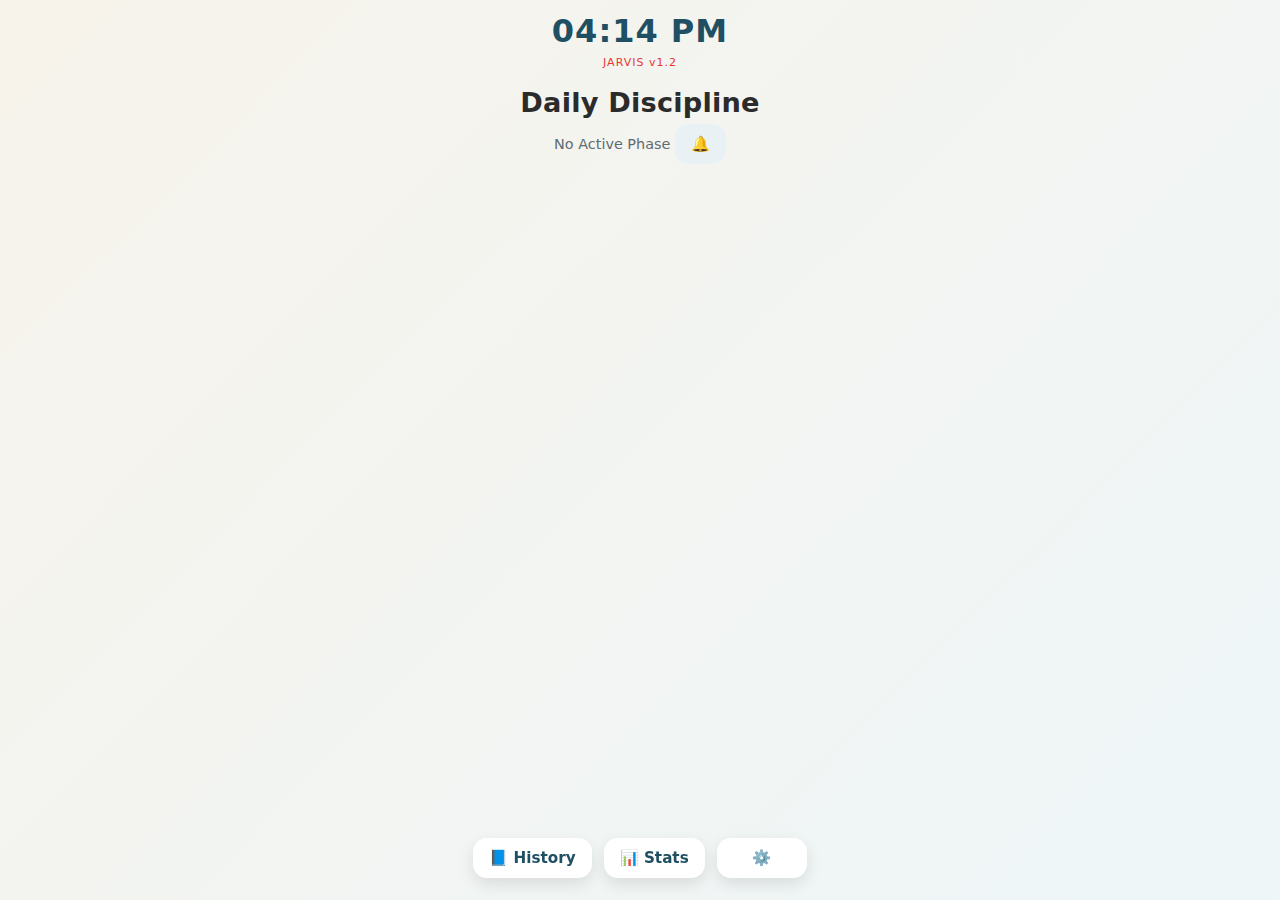
<file: index.html>
<!DOCTYPE html>
<html lang="en">
<head>
  <meta charset="UTF-8" />
  <meta name="viewport" content="width=device-width, initial-scale=1.0"/>
  <title>Discipline Tracker</title>

  <!-- PWA -->
  <link rel="manifest" href="manifest.json">

  <!-- Styles -->
  <link rel="stylesheet" href="style.css">
  <meta name="theme-color" content="#2196f3">
<meta name="mobile-web-app-capable" content="yes">
<meta name="apple-mobile-web-app-capable" content="yes"> <!-- keep old one for compatibility -->
<meta name="apple-mobile-web-app-status-bar-style" content="default">
<link rel="apple-touch-icon" href="assets/icon-192.png"></head>

<body>
  
<div class="system-status">
  <div id="liveClock" class="live-clock"></div>
  <div class="system-version">JARVIS v1.2</div>
</div>

  <!-- HEADER -->
  <header class="home-header">
    
  <h1>Daily Discipline</h1>

  <div class="header-right">
    <span id="phaseInfo">Loading…</span>
    <button class="bell-btn" onclick="goNotifications()">🔔</button>
  </div>
</header>


    <!-- MAIN CONTENT -->
  <main id="mainContainer">
    <!-- All cards (events + hydration) will be created here by JavaScript -->
  </main>

  <!-- FOOTER NAV -->
  <footer>
    <button id="historyBtn">📘 History</button>
    <button id="statsBtn">📊 Stats</button>
    <button onclick="goAdmin()" title="Admin">⚙️</button>
    
  </footer>

  <!-- Core Logic -->
  <script src="app.js"></script>

  <!-- Admin Navigation -->
  <script>
    function goAdmin() {
      location.href = "admin.html";
    }
  </script>
<script>
  if ('serviceWorker' in navigator) {
    window.addEventListener('load', () => {
navigator.serviceWorker.register('service-worker.js')
        .then(reg => console.log('Service Worker registered', reg))
        .catch(err => console.error('Service Worker registration failed:', err));
    });
  }
  function goNotifications() {
  console.log("Bell button clicked!");
  console.log("Trying to go to: notifications.html");
  
  // Try relative path first (most reliable in local files)
  location.href = "notifications.html";
  
  // If that fails in some setups, you can also try:
  // location.href = "./notifications.html";
}
</script>
</body>
</html>
</file>
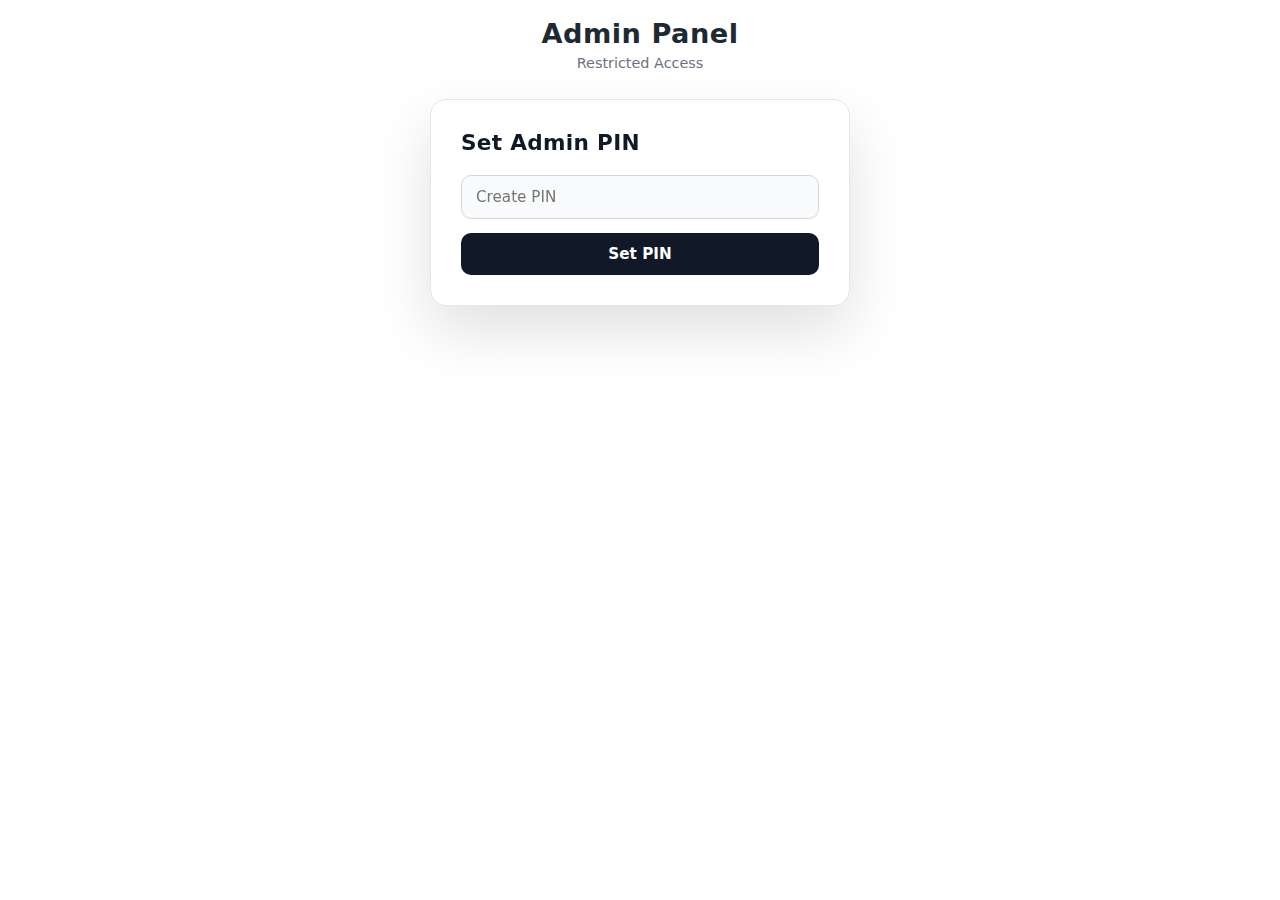
<file: admin.html>
<!DOCTYPE html>
<html lang="en">
<head>
  <meta charset="UTF-8">
  <title>Admin – Timetable</title>
  <meta name="viewport" content="width=device-width, initial-scale=1.0">
  <link rel="stylesheet" href="style.css">

  <style>
    .admin-bar {
      position: sticky;
      top: 0;
      z-index: 10;
      background: linear-gradient(135deg, #f7f3eb, #eef6f8);
      padding: 10px;
      display: flex;
      justify-content: center;
      gap: 10px;
      border-bottom: 1px solid rgba(0,0,0,0.05);
    }
  </style>
</head>
<body class="admin-body">


<header>
  <h1>Admin Panel</h1>
  <div>Restricted Access</div>
</header>

<div class="admin-bar" id="adminBar" style="display:none">
  <button onclick="addEvent()">➕ Add Event</button>
  <button onclick="goHome()">⬅ Home</button>
  <button onclick="masterReset()" style="background:#e53935; color:white; border:none; padding:8px 16px; border-radius:6px; cursor:pointer;">
    🗑 Master Reset (Delete ALL Data)
  </button>
</div>
<main id="main"></main>

<!-- ALL JAVASCRIPT MUST GO HERE -->
<script>
/* ================= PIN LOGIC ================= */
const main = document.getElementById("main");
const adminBar = document.getElementById("adminBar");

function askForPin() {
  const savedPin = localStorage.getItem("adminPin");

  if (!savedPin) {
    main.innerHTML = `
      <div class="card admin-card">

        <h2>Set Admin PIN</h2>
        <input id="newPin" type="password" placeholder="Create PIN">
        <button onclick="setPin()">Set PIN</button>
      </div>
    `;
  } else {
    main.innerHTML = `
      <div class="card admin-card">

        <h2>Enter Admin PIN</h2>
        <input id="pinInput" type="password" placeholder="Enter PIN">
        <button onclick="verifyPin()">Unlock</button>
      </div>
    `;
  }
}

function setPin() {
  const pin = document.getElementById("newPin").value.trim();
  if (pin.length < 4) {
    alert("PIN must be at least 4 digits.");
    return;
  }
  localStorage.setItem("adminPin", pin);
  alert("PIN set. Remember it.");
  loadAdmin();
}

function verifyPin() {
  const pin = document.getElementById("pinInput").value.trim();
  if (pin === localStorage.getItem("adminPin")) {
    loadAdmin();
  } else {
    alert("Wrong PIN.");
  }
}

/* ================= TIMETABLE LOGIC ================= */

let timetable = [];

function loadTimetable() {
  try {
    const raw = localStorage.getItem("timetable");
    if (!raw) return [];
    const data = JSON.parse(raw);
    if (!Array.isArray(data)) return [];
    const timeRegex = /^([0-1]?[0-9]|2[0-3]):[0-5][0-9]$/;
    const filtered = data.filter(e => {
      if (!e || typeof e.start !== "string" || typeof e.end !== "string" || !e.name) return false;
      if (!timeRegex.test(e.start) || !timeRegex.test(e.end)) return false;
      const startMin = timeToMinutes(e.start);
      const endMin = timeToMinutes(e.end);
      return !isNaN(startMin) && !isNaN(endMin) && startMin < endMin;
    });
    // Save cleaned version
    localStorage.setItem("timetable", JSON.stringify(filtered));
    return filtered;
  } catch (err) {
    console.error("Timetable corrupted. Resetting.", err);
    localStorage.removeItem("timetable");
    return [];
  }
}

function timeToMinutes(t) {
  const [h, m] = t.split(":").map(Number);
  return h * 60 + m;
}

function saveEvent(index) {
  const rows = document.querySelectorAll(".event-row");
  const row = rows[index];

  const name     = row.querySelector(".name").value.trim();
  const start    = row.querySelector(".start").value;
  const end      = row.querySelector(".end").value;
  const phase    = Number(row.querySelector(".phase").value);
  const severity = Number(row.querySelector(".severity").value);
  const timeRegex = /^([0-1]?[0-9]|2[0-3]):[0-5][0-9]$/;
if (!timeRegex.test(start) || !timeRegex.test(end)) {
  alert("Invalid time format. Use HH:MM like 08:00 or 14:30.");
  return;
}
  if (!name || !start || !end) {
    alert("Please fill: event name, start time and end time.");
    return;
  }

  const startMin = timeToMinutes(start);
  const endMin   = timeToMinutes(end);

  if (startMin >= endMin) {
    alert("Start time must be earlier than end time.");
    return;
  }

  // Update the existing event
  timetable[index] = { name, start, end, phase, severity };

  // Save
  localStorage.setItem("timetable", JSON.stringify(timetable));
  localStorage.setItem("timetableUpdated", Date.now());

  alert(`"${name}" saved / updated successfully.`);

  // Refresh the list (very important!)
  render();
}

function loadAdmin() {
  adminBar.style.display = "flex";
  timetable = loadTimetable();

  if (timetable.length === 0) {
    timetable = [{
      name: "Upcoming Event",
      start: "05:30",
      end: "06:00",
      phase: 1,
      severity: 3
    }];
  }
  render();
}

function render() {
  // Sort events by start time every time we show them
  timetable.sort((a, b) => timeToMinutes(a.start) - timeToMinutes(b.start));

  main.innerHTML = "";

  if (timetable.length === 0) {
    main.innerHTML = '<div class="card" style="text-align:center; padding:30px; color:#666;">No events yet.<br><br>Click "➕ Add Event" to create one.</div>';
    return;
  }

  timetable.forEach((event, i) => {
    const div = document.createElement("div");
    div.className = "card event-row";
    div.innerHTML = `
      <input class="name" placeholder="Event name" value="${event.name || ''}">
      
      <label>Start</label>
      <input class="start" type="time" value="${event.start || ''}">
      
      <label>End</label>
      <input class="end" type="time" value="${event.end || ''}">
      
      <label>Phase</label>
      <select class="phase">
        ${[1,2,3,4].map(p => `
          <option value="${p}" ${p === event.phase ? "selected" : ""}>Phase ${p}</option>
        `).join("")}
      </select>

      <label>Severity</label>
      <select class="severity">
        <option value="3" ${event.severity === 3 ? "selected" : ""}>3 – Critical</option>
        <option value="2" ${event.severity === 2 ? "selected" : ""}>2 – Important</option>
        <option value="1" ${event.severity === 1 ? "selected" : ""}>1 – Light</option>
      </select>

      <div style="margin-top: 16px; display: flex; gap: 12px; flex-wrap: wrap;">
        <button onclick="saveEvent(${i})">💾 Save / Update</button>
        <button onclick="removeEvent(${i})">🗑 Delete</button>
      </div>
    `;
    main.appendChild(div);
  });
}

function addEvent() {
  timetable.unshift({
    name: "",
    start: "",
    end: "",
    phase: 1,
    severity: 3
  });
  render();
}

function removeEvent(index) {
  if (confirm("Are you sure you want to delete this event? Yes or No")) {
    timetable.splice(index, 1);
    localStorage.setItem("timetable", JSON.stringify(timetable));
    localStorage.setItem("timetableUpdated", Date.now());
    render();
  }
}

function goHome() {
  location.href = "index.html";
}

/* ================= INIT ================= */
function masterReset() {
  if (!confirm("This will DELETE ALL DATA permanently:\n- Timetable\n- All daily logs & scores\n- Hydration reminders\n- Admin PIN\n\nThe app will become brand new again.\n\nAre you sure?")) {
    return;
  }

  // Clear everything related to the app
  localStorage.clear();  // Easiest and safest way — removes ALL localStorage keys

  alert("All data has been deleted. The app is now reset.\nYou'll need to set a new PIN when accessing Admin again.");

  // Reload the page to show fresh state
  location.reload();
}
askForPin();
</script>

</body>
</html>
</file>
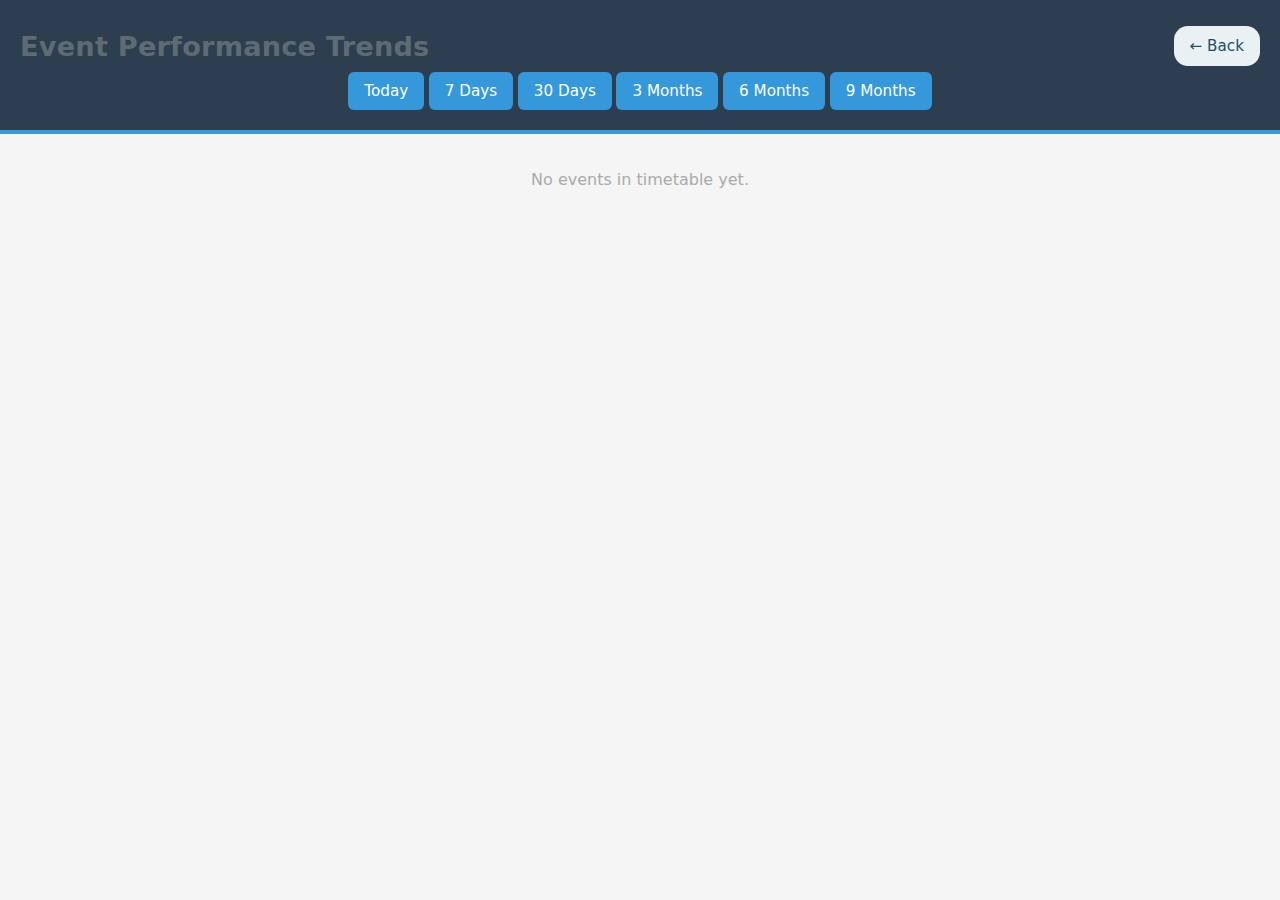
<file: event-stats.html>
<!DOCTYPE html>
<html lang="en">
<head>
  <meta charset="UTF-8">
  <meta name="viewport" content="width=device-width, initial-scale=1.0">
  <title>Event Performance Details</title>
  <link rel="stylesheet" href="style.css">
  <script src="https://cdn.jsdelivr.net/npm/chart.js"></script>
  <style>
  body { background: #f5f5f5; color: #333; font-family: Arial, sans-serif; }
  header { 
    background: #2c3e50; 
    color: white; 
    padding: 20px; 
    border-bottom: 4px solid #3498db; 
  }
  .range-buttons button {
    padding: 10px 16px;
    background: #3498db;
    color: white;
    border: none;
    border-radius: 6px;
    cursor: pointer;
  }
  .range-buttons button:hover { background: #2980b9; }
  main { padding: 20px; max-width: 1200px; margin: 0 auto; }
  .card {
    background: white;
    border-radius: 12px;
    box-shadow: 0 4px 12px rgba(0,0,0,0.1);
    padding: 20px;
    margin-bottom: 32px;
  }
  h3 { color: #2c3e50; margin-top: 0; }
  canvas { max-height: 320px !important; width: 100% !important; }
  .stats-text p { margin: 6px 0; font-size: 15px; }
  .positive { color: #27ae60; font-weight: bold; }
  .negative { color: #e74c3c; font-weight: bold; }
</style>
</head>
<body>

<header>
  <div style="display:flex; justify-content:space-between; align-items:center;">
    <h1>Event Performance Trends</h1>
    <button onclick="goHome()">← Back</button>
  </div>

  <div class="range-buttons">
  <button onclick="setRange('day')">Today</button>
  <button onclick="setRange('week')">7 Days</button>
  <button onclick="setRange('month')">30 Days</button>
  <button onclick="setRange('3months')">3 Months</button>
  <button onclick="setRange('6months')">6 Months</button>
  <button onclick="setRange('9months')">9 Months</button>
</div>
</header>

<main id="chartsContainer">
  <!-- Charts will be created here dynamically -->
</main>

<script>
  let range = "month";  // default
  let charts = [];

  function goHome() {
    window.location.href = "stats.html";  // or "index.html" if you prefer
  }

  function setRange(r) {
    range = r;
    drawEventCharts();
  }

  function getDaysForRange() {
  if (range === "day") return 1;
  if (range === "week") return 7;
  if (range === "month") return 30;
  if (range === "3months") return 91;     // ≈3 months (13 weeks)
  if (range === "6months") return 182;    // ≈6 months
  if (range === "9months") return 274;    // ≈9 months
  return 30; // fallback
}

  function formatDateDMY(iso) {
    if (!iso) return "";
    const [y, m, d] = iso.split("-");
    return `${d}-${m}-${y}`;
  }

  function todayKey(d = new Date()) {
    return d.toISOString().split("T")[0];
  }

  function getTimetable() {
    return JSON.parse(localStorage.getItem("timetable")) || [];
  }

  function getLogs(daysBack) {
    const out = [];
    const today = new Date();
    for (let i = 0; i < daysBack; i++) {
      const d = new Date(today);
      d.setDate(today.getDate() - i);
      const key = todayKey(d);
      const log = JSON.parse(localStorage.getItem(key)) || [];
      out.push({ date: key, log });
    }
    return out.reverse();
  }
function groupByWeek(labels, values) {
  if (labels.length <= 7) return { groupedLabels: labels, groupedValues: values }; // keep daily for short ranges

  const grouped = {};
  values.forEach((val, i) => {
    const weekNum = Math.floor(i / 7) + 1;
    if (!grouped[weekNum]) {
      grouped[weekNum] = { sum: 0, count: 0 };
    }
    grouped[weekNum].sum += val;
    grouped[weekNum].count += 1;
  });

  const groupedLabels = [];
  const groupedValues = [];
  Object.keys(grouped).sort((a,b)=>Number(a)-Number(b)).forEach(w => {
    groupedLabels.push(`Week ${w}`);
    groupedValues.push(Math.round(grouped[w].sum / grouped[w].count));
  });

  return { groupedLabels, groupedValues };
}
  function drawEventCharts()
   {
    const days = getDaysForRange();
    const data = getLogs(days);
    const tt = getTimetable();
    const container = document.getElementById("chartsContainer");
    const dLabels = data.map(d => formatDateDMY(d.date));

    // Clear previous charts & content
    charts.forEach(c => c?.destroy?.());
    charts = [];
    container.innerHTML = "";

    if (tt.length === 0) {
      container.innerHTML = "<p style='text-align:center; color:#aaa;'>No events in timetable yet.</p>";
      return;
    }

    if (data.length === 0) {
      container.innerHTML = "<p style='text-align:center; color:#aaa;'>No data in selected range.</p>";
      return;
    }

    // Main events
    // Main events
tt.forEach(event => {
  const name = event.name;
  const safeId = name.replace(/\s+/g, '_');
  const maxScore = event.severity * 10;

  let percents = data.map(day => {
  const entry = day.log.find(e => e.name === name);
  if (!entry || entry.score == null) return 0;
  return Math.round((entry.score / maxScore) * 100);
});

let displayLabels = dLabels;
let displayPercents = percents;

if (data.length > 7) {
  const grouped = groupByWeek(dLabels, percents);
  displayLabels = grouped.groupedLabels;
  displayPercents = grouped.groupedValues;
}

  // Calculate progress stats
  const nonZeroPercents = percents.filter(p => p > 0);
  const avgPercent = percents.length > 0 ? Math.round(percents.reduce((sum, p) => sum + p, 0) / percents.length) : 0;
  const progressDelta = percents.length > 1 ? percents[percents.length - 1] - percents[0] : 0;
  const progressText = progressDelta > 0 ? `+${progressDelta}%` : `${progressDelta}%`;
  const timesMissed = percents.filter(p => p === 0).length;
  const bestPercent = Math.max(...percents);
  const bestDayIndex = percents.indexOf(bestPercent);
  const bestDay = bestDayIndex >= 0 ? dLabels[bestDayIndex] : 'N/A';

  const card = document.createElement("div");
  card.className = "card";
  card.innerHTML = `
    <h3>${name} (Phase ${event.phase}, Severity ${event.severity}) ${data.length > 7 ? '<small>(Weekly Averages)</small>' : ''}</h3>    <canvas id="evt_${safeId}"></canvas>
    <div style="margin-top:12px; font-size:14px; color:#ccc;">
      <p><strong>Average:</strong> ${avgPercent}%</p>
      <p><strong>Progress (start to end):</strong> ${progressText}</p>
      <p><strong>Times Missed:</strong> ${timesMissed} / ${percents.length} days</p>
      <p><strong>Best Day:</strong> ${bestPercent}% on ${bestDay}</p>
    </div>
  `;
  container.appendChild(card);

  const canvas = document.getElementById(`evt_${safeId}`);
  charts.push(new Chart(canvas, {
  type: 'line',
  data: {
    labels: displayLabels,               // ← changed
    datasets: [{
      label: `${name} Performance (%)`,
      data: displayPercents,             // ← changed
      borderColor: '#27ae60',
      backgroundColor: 'rgba(39,174,96,0.15)',
      fill: true,
      tension: 0.1,
      pointRadius: 4,
      pointBackgroundColor: '#27ae60'
    }]
  },
  options: {
    responsive: true,
    maintainAspectRatio: false,         // ← important: allows taller charts
    scales: {
      y: {
        min: 0,
        max: 100,
        ticks: { stepSize: 20 }
      },
      x: {
        ticks: {
          autoSkip: false,              // ← NO skipping
          maxRotation: 45,
          minRotation: 45,
          font: { size: 11 }
        }
      }
    },
    plugins: {
      legend: { position: 'top' },
      tooltip: { enabled: true }
    }
  }
}));
});

    // Hydration chart
    // Hydration chart
let hydPercents = data.map(d => {
  const drinks = d.log.filter(e => e.name === "Drink Water");
  if (drinks.length === 0) return 0;
  const done = drinks.filter(e => e.score > 0).length;
  return Math.round((done / drinks.length) * 100);
});

let displayHydLabels = dLabels;
let displayHydPercents = hydPercents;

if (data.length > 7) {
  const groupedHyd = groupByWeek(dLabels, hydPercents);
  displayHydLabels = groupedHyd.groupedLabels;
  displayHydPercents = groupedHyd.groupedValues;
}

// Calculate progress stats for hydration
const nonZeroHyd = hydPercents.filter(p => p > 0);
const avgHyd = hydPercents.length > 0 ? Math.round(hydPercents.reduce((sum, p) => sum + p, 0) / hydPercents.length) : 0;
const progressHydDelta = hydPercents.length > 1 ? hydPercents[hydPercents.length - 1] - hydPercents[0] : 0;
const progressHydText = progressHydDelta > 0 ? `+${progressHydDelta}%` : `${progressHydDelta}%`;
const timesMissedHyd = hydPercents.filter(p => p === 0).length;
const bestHyd = Math.max(...hydPercents);
const bestHydIndex = hydPercents.indexOf(bestHyd);
const bestHydDay = bestHydIndex >= 0 ? dLabels[bestHydIndex] : 'N/A';

const hydCard = document.createElement("div");
hydCard.className = "card";
hydCard.innerHTML = `
  <h3>Hydration Consistency ${data.length > 7 ? '<small>(Weekly Averages)</small>' : ''}</h3>  <canvas id="evt_Hydration"></canvas>
  <div style="margin-top:12px; font-size:14px; color:#ccc;">
    <p><strong>Average:</strong> ${avgHyd}%</p>
    <p><strong>Progress (start to end):</strong> ${progressHydText}</p>
    <p><strong>Days with 0%:</strong> ${timesMissedHyd} / ${hydPercents.length} days</p>
    <p><strong>Best Day:</strong> ${bestHyd}% on ${bestHydDay}</p>
  </div>
`;
container.appendChild(hydCard);

const hydCanvas = document.getElementById("evt_Hydration");
charts.push(new Chart(hydCanvas, {
  type: 'line',
  data: {
    labels: displayHydLabels,            // ← changed
    datasets: [{
      label: 'Hydration %',
      data: displayHydPercents,          // ← changed
      borderColor: '#2196f3',
      backgroundColor: 'rgba(33,150,243,0.12)',
      fill: true,
      tension: 0.25
    }]
  },
  options: {
    responsive: true,
    scales: { y: { min: 0, max: 100 } }
  }
}));
  }

  // Initial load
  drawEventCharts();
</script>
</body>
</html>
</file>
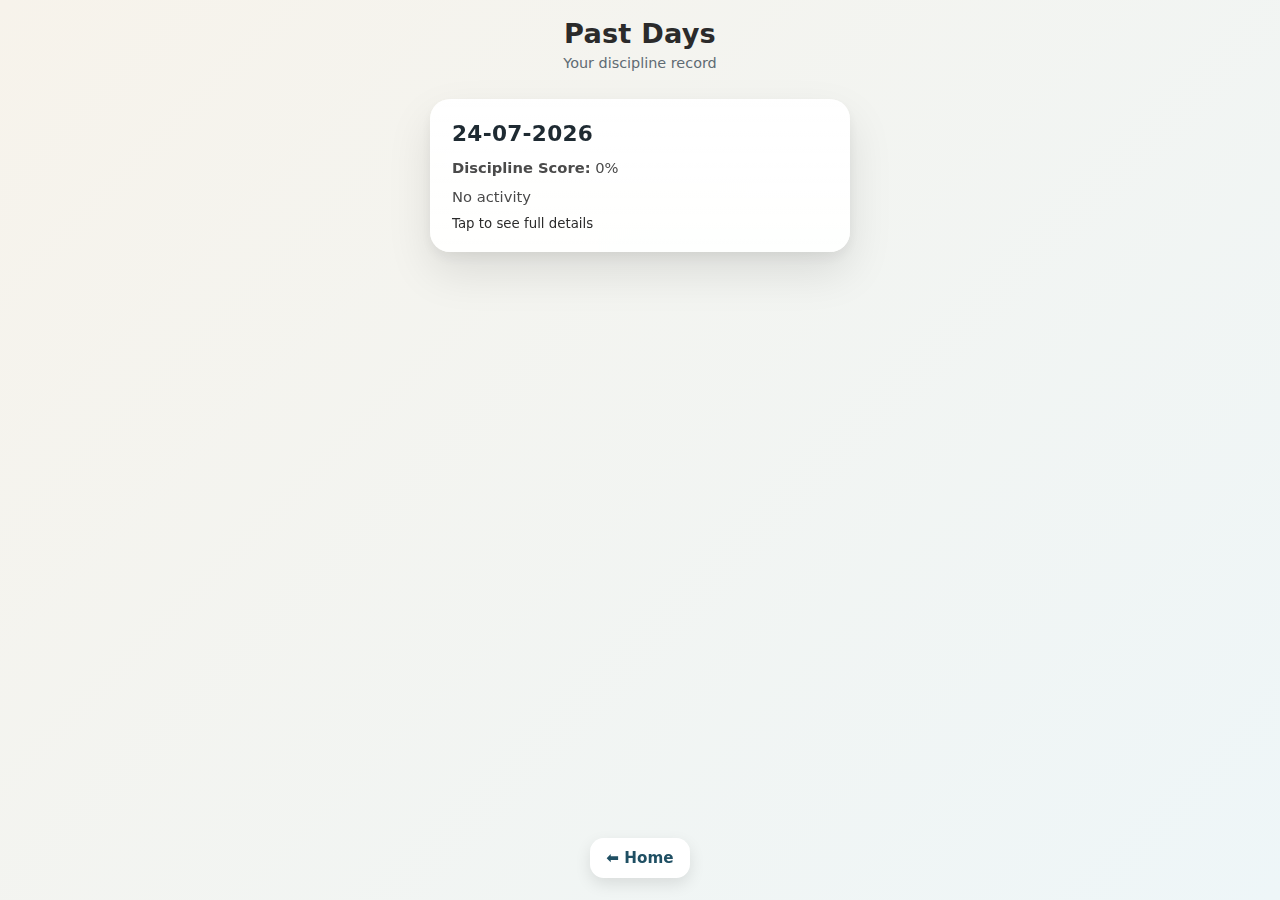
<file: history.html>
<!DOCTYPE html>
<html lang="en">
<head>
  <meta charset="UTF-8">
  <meta name="viewport" content="width=device-width, initial-scale=1.0">
  <title>Discipline History</title>
  <link rel="stylesheet" href="style.css">
  <script src="https://cdn.jsdelivr.net/npm/chart.js"></script>
  <script src="app.js"></script>
  <style>
    .history-day-card {
      cursor: pointer;
      transition: all 0.2s;
    }
    .history-day-card:hover {
      background: #f0f8ff;
      border: 1px solid #2196f3;
      transform: scale(1.02);
    }
    .detail-card ul {
      padding-left: 20px;
      margin: 8px 0;
    }
    .detail-card li {
      margin-bottom: 8px;
    }
    .back-btn {
      padding: 10px 20px;
      background: #2196f3;
      color: white;
      border: none;
      border-radius: 6px;
      cursor: pointer;
      font-size: 16px;
    }
  </style>
</head>
<body>

<header>
  <h1>Past Days</h1>
  <div id="summary">Your discipline record</div>
  
</header>

<main id="historyContainer">
  <!-- Cards will be injected here -->
</main>

<footer>
  <button onclick="goHome()">⬅ Home</button>
</footer>

<script>
  function getTimetable() {
  return JSON.parse(localStorage.getItem("timetable")) || [];
}
/* ========= HELPERS ========= */
function getAllDays() {
  return Object.keys(localStorage)
    .filter(k => /^\d{4}-\d{2}-\d{2}$/.test(k))
    .sort()
    .reverse();
}

function calcDayStats(dayKey) {
  const log = JSON.parse(localStorage.getItem(dayKey)) || [];
  if (log.length === 0) {
    return { percent: 0, remark: "No activity", completed: 0, missed: 0, hydrationDone: 0, hydrationTotal: 0, timeWasted: 0, avgDelay: 0, events: [] };
  }

// Discipline score - correct version using timetable severity
const tt = getTimetable();

const mainEvents = log.filter(e => e.phase !== "micro" && e.phase !== "hydration");

// We use unique events + severity from timetable
const uniqueNames = [...new Set(mainEvents.map(e => e.name))];

let totalPossible = 0;
let earned = 0;

uniqueNames.forEach(name => {
  const entry = mainEvents.find(e => e.name === name);
  if (!entry) return;

  const eventInTimetable = tt.find(ev => ev.name === name);
  const severity = eventInTimetable ? eventInTimetable.severity : (entry.severity || 1);

  const maxScore = severity * 10;

  totalPossible += maxScore;
  earned += entry.score || 0;
});

const percent = totalPossible > 0 ? Math.round((earned / totalPossible) * 100) : 0;

  let remark = "";

if (percent >= 90) {
  remark = "Relentless. This is what controlled ambition looks like. Maintain this or fall.";
} 
else if (percent >= 75) {
  remark = "Strong, but cracks are visible. Excellence tolerates zero excuses.";
} 
else if (percent >= 60) {
  remark = "Mediocre discipline. You negotiated with weakness too many times.";
} 
else if (percent >= 40) {
  remark = "Unstable. You had structure, but you chose comfort instead.";
} 
else {
  remark = "System failure. No discipline. No respect for your own goals.";
}


  // Extra stats
  const completed = mainEvents.filter(e => e.score > 0).length;
  const missed = mainEvents.filter(e => e.score === 0 && e.delay === 999).length;
  const hydrationDone = log.filter(e => e.name === "Drink Water" && e.score > 0).length;
  const hydrationTotal = log.filter(e => e.name === "Drink Water").length;

  // New correct timeWasted (merges overlaps, no double-count)
  let timeWasted = 0;
  const missedIntervals = mainEvents
    .filter(e => e.delay === 999)
    .map(e => {
      const ev = tt.find(ttEv => ttEv.name === e.name);
      return ev ? { start: toMinutes(ev.start), end: toMinutes(ev.end) } : null;
    })
    .filter(Boolean);

  if (missedIntervals.length > 0) {
    missedIntervals.sort((a, b) => a.start - b.start);
    let currentStart = missedIntervals[0].start;
    let currentEnd = missedIntervals[0].end;
    for (let i = 1; i < missedIntervals.length; i++) {
      if (missedIntervals[i].start >= currentEnd) {
        timeWasted += currentEnd - currentStart;
        currentStart = missedIntervals[i].start;
        currentEnd = missedIntervals[i].end;
      } else {
        currentEnd = Math.max(currentEnd, missedIntervals[i].end);
      }
    }
    timeWasted += currentEnd - currentStart;
  }

  const totalDelay = mainEvents.reduce((sum, e) => sum + (e.delay || 0), 0);
  const avgDelay = mainEvents.length ? Math.round(totalDelay / mainEvents.length) : 0;

  return {
    percent,
    remark,
    completed,
    missed,
    hydrationDone,
    hydrationTotal,
    timeWasted,
    avgDelay,
    events: mainEvents
  };
}

/* ========= RENDER LIST ========= */
const container = document.getElementById("historyContainer");
const days = getAllDays();

if (days.length === 0) {
  container.innerHTML = `
    <div class="card">
      <h2>No data yet</h2>
      <p>Start following your schedule to see history.</p>
    </div>
  `;
} else {
  days.forEach(day => {
    const stats = calcDayStats(day);

    const card = document.createElement("div");
    card.className = "card history-day-card";
    card.innerHTML = `
<h2>${day.split('-').reverse().join('-')}</h2>      <p><strong>Discipline Score:</strong> ${stats.percent}%</p>
      <p>${stats.remark}</p>
      <small>Tap to see full details</small>
    `;

    // Click to show details
    card.onclick = () => showDayDetails(day, stats);

    container.appendChild(card);
  });
}

/* ========= SHOW DETAILED VIEW ========= */
function showDayDetails(day, stats) {
  container.innerHTML = `
    <div style="margin: 16px 0;">
      <button class="back-btn" onclick="location.reload()">← Back to list</button>
    </div>

    <div class="card detail-card">
<h2>${day.split('-').reverse().join('-')} - Full Day Breakdown</h2>
      <h3>Discipline Overview</h3>
      <p><strong>Score:</strong> ${stats.percent}%</p>
      <p><strong>Status:</strong> ${stats.remark}</p>
      <p><strong>Events Completed:</strong> ${stats.completed} out of ${stats.completed + stats.missed}</p>
      <p><strong>Missed Events:</strong> ${stats.missed}</p>
      <p><strong>Time Wasted:</strong> ${stats.timeWasted} minutes</p>
      <p><strong>Average Start Delay:</strong> ${stats.avgDelay} minutes</p>

      <h3>Hydration</h3>
      <p><strong>Water Intake:</strong> ${stats.hydrationDone} / ${stats.hydrationTotal} reminders completed</p>

      <h3>Event Details</h3>
      ${stats.events.length > 0 ? `
        <ul>
          ${stats.events.map(e => `
            <li>
              <strong>${e.name || 'Unnamed Event'}</strong><br>
Score: ${e.score || 0} | Delay: ${e.delay === 999 ? "Missed" : (e.delay || 0) + " min"} |
              ${e.score > 0 ? 'Completed' : (e.delay === 999 ? 'Missed' : 'Late / Partial')}
            </li>
          `).join('')}
        </ul>
      ` : '<p>No main events recorded this day.</p>'}
    </div>
  `;
}

/* ========= NAV ========= */
function goHome() {
  window.location.href = "index.html";
}
</script>

</body>
</html>
</file>
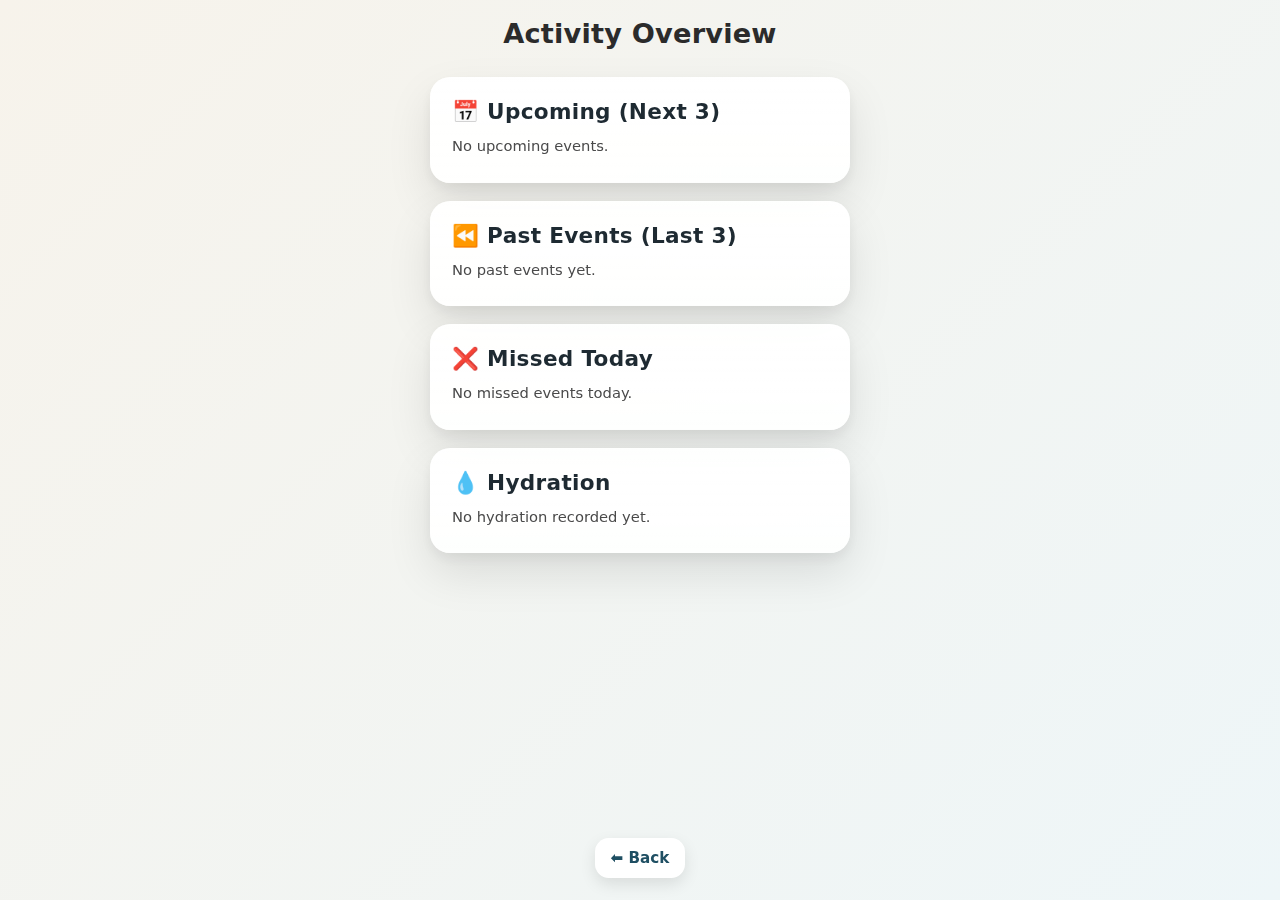
<file: notifications.html>
<!DOCTYPE html>
<html lang="en">
<head>
  <meta charset="UTF-8">
  <title>Notifications</title>
  <meta name="viewport" content="width=device-width, initial-scale=1.0">
  <link rel="stylesheet" href="style.css">
</head>
<body>

<header>
  <h1>Activity Overview</h1>
</header>

<main id="notifyContainer"></main>

<footer>
  <button onclick="goHome()">⬅ Back</button>
</footer>

<script src="app.js"></script>

<script>
function goHome() {
  location.href = "index.html";
}

function formatTime12(timeStr) {
  const [hourStr, minute] = timeStr.split(":");
  let hour = parseInt(hourStr);
  const ampm = hour >= 12 ? "PM" : "AM";
  hour = hour % 12;
  hour = hour ? hour : 12;
  return `${hour}:${minute} ${ampm}`;
}

function renderNotifications() {
  const container = document.getElementById("notifyContainer");
  container.innerHTML = "";

  const timetable = getTimetable();
  const log = getLog();
  const now = nowMinutes();

  /* =========================
     1️⃣ Upcoming 3 Events
  ==========================*/
  const upcoming = timetable
    .filter(e => toMinutes(e.start) > now)
    .sort((a,b) => toMinutes(a.start) - toMinutes(b.start))
    .slice(0,3);

  const upcomingCard = document.createElement("div");
  upcomingCard.className = "card";
  upcomingCard.innerHTML = `
    <h2>📅 Upcoming (Next 3)</h2>
    ${upcoming.length ? upcoming.map(e =>
      `<p>
        <strong>${e.name}</strong><br>
        ${formatTime12(e.start)} – ${formatTime12(e.end)}
      </p>`
    ).join("") : "<p>No upcoming events.</p>"}
  `;
  container.appendChild(upcomingCard);

  /* =========================
     2️⃣ Past 3 Events (Time-based)
  ==========================*/
  const pastEvents = timetable
    .filter(e => toMinutes(e.end) < now)
    .sort((a,b) => toMinutes(b.end) - toMinutes(a.end))
    .slice(0,3);

  const pastCard = document.createElement("div");
  pastCard.className = "card";
  pastCard.innerHTML = `
    <h2>⏪ Past Events (Last 3)</h2>
    ${pastEvents.length ? pastEvents.map(e => {
      const entry = log.find(l => l.name === e.name);
      let status = "⏳ Not Logged";

      if (entry) {
        if (entry.delay === 999) status = "❌ Missed";
        else if (entry.score > 0) status = "✅ Completed";
        else status = "⏱ Late";
      }

      return `
        <p>
          <strong>${e.name}</strong><br>
          ${formatTime12(e.start)} – ${formatTime12(e.end)}<br>
          ${status}
        </p>
      `;
    }).join("") : "<p>No past events yet.</p>"}
  `;
  container.appendChild(pastCard);

  /* =========================
     3️⃣ Missed Events Today
  ==========================*/
 /* =========================
   ❌ Missed Events Today (With Time)
==========================*/

const missedEvents = log.filter(e =>
  e.delay === 999 && e.name !== "Drink Water"
);

const missedCard = document.createElement("div");
missedCard.className = "card";

missedCard.innerHTML = `
  <h2>❌ Missed Today</h2>
  ${missedEvents.length ?
    missedEvents.map(e => {
      const eventInfo = timetable.find(t => t.name === e.name);

      let timeText = "";
      if (eventInfo) {
        timeText = `${formatTime12(eventInfo.start)} – ${formatTime12(eventInfo.end)}`;
      }

      return `
        <p>
          <strong>${e.name}</strong><br>
          ${timeText}
        </p>
      `;
    }).join("")
    : "<p>No missed events today.</p>"
  }
`;

container.appendChild(missedCard);


  /* =========================
     4️⃣ Hydration Status
  ==========================*/
  const hydrationLogs = log.filter(e => e.name === "Drink Water");
  const missedHydration = hydrationLogs.filter(e => e.delay === 999).length;

  let hydrationMessage = "";

  if (hydrationLogs.length === 0) {
    hydrationMessage = "No hydration recorded yet.";
  } else if (missedHydration > 0) {
    hydrationMessage = `⚠ Missed ${missedHydration} hydration reminder(s).`;
  } else {
    hydrationMessage = "✅ Hydration completed so far.";
  }

  const hydrationCard = document.createElement("div");
  hydrationCard.className = "card";
  hydrationCard.innerHTML = `
    <h2>💧 Hydration</h2>
    <p>${hydrationMessage}</p>
  `;
  container.appendChild(hydrationCard);
}

renderNotifications();
</script>


</body>
</html>
</file>
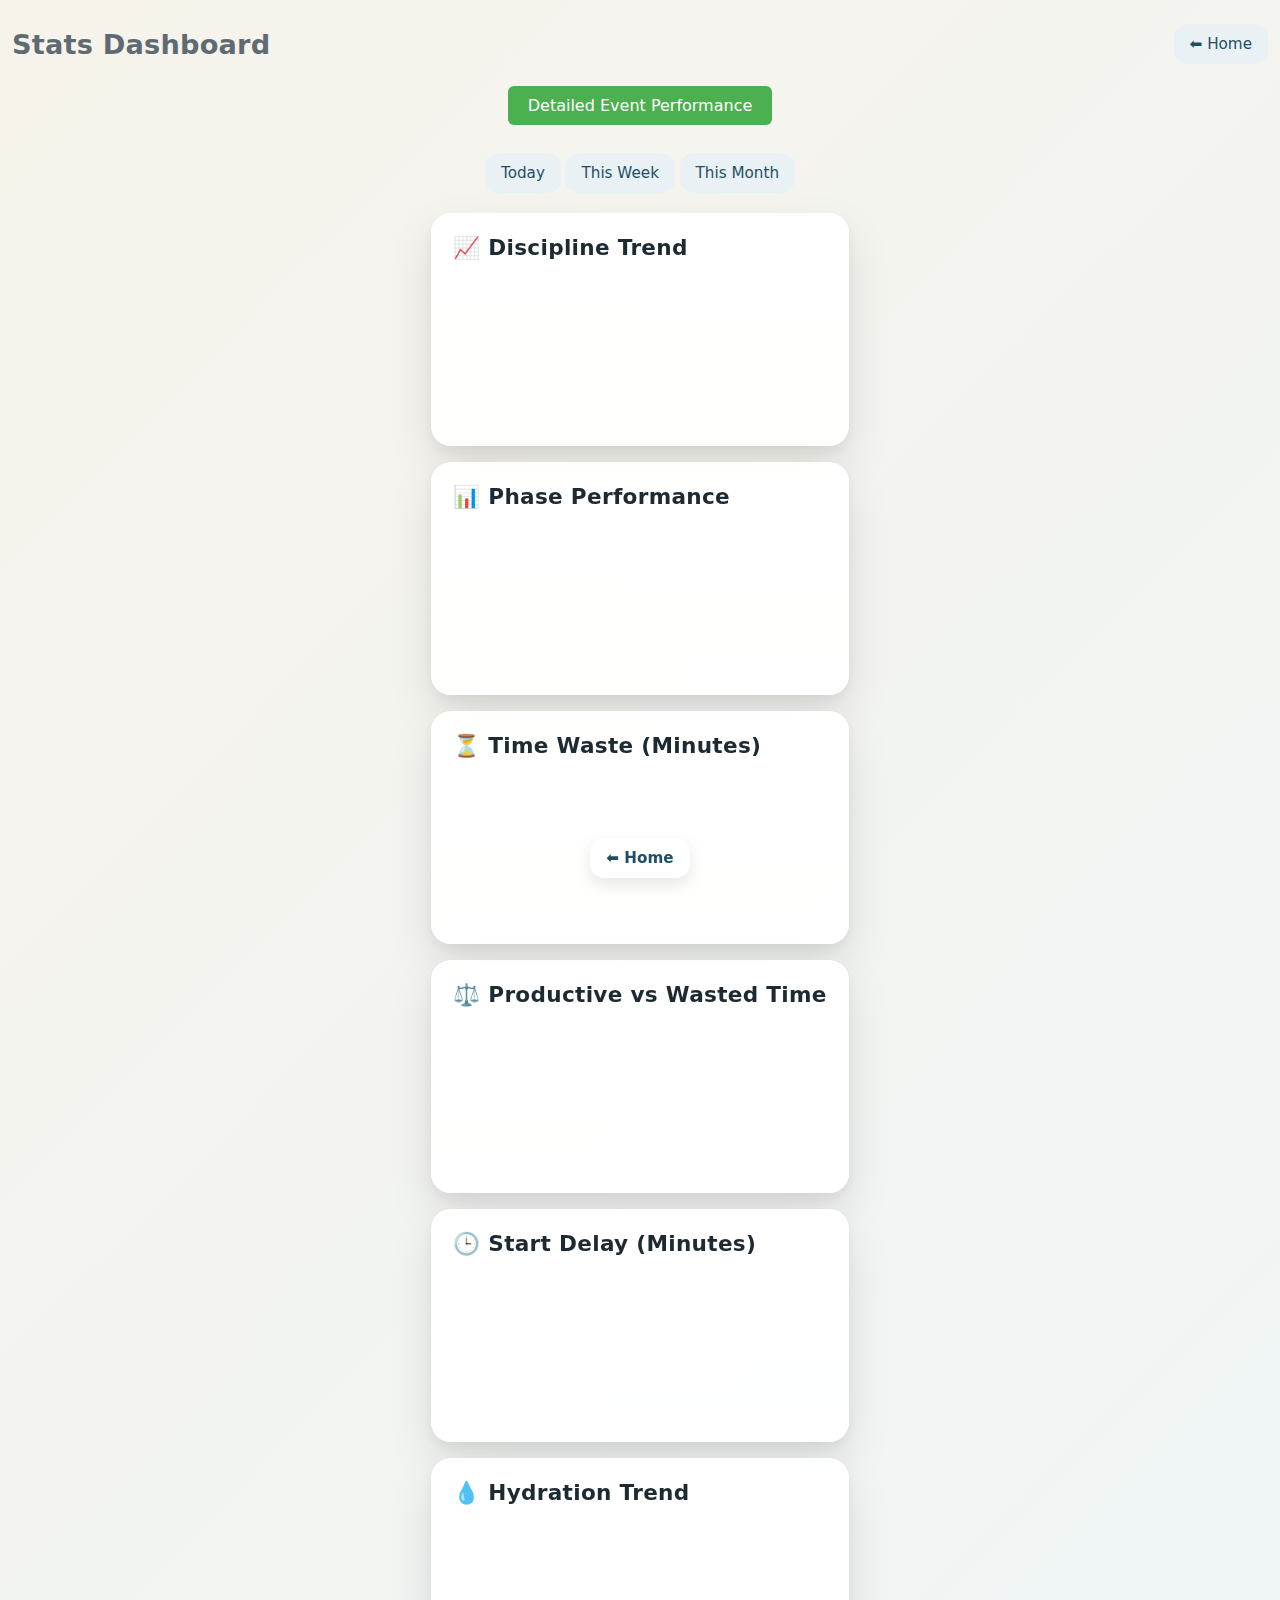
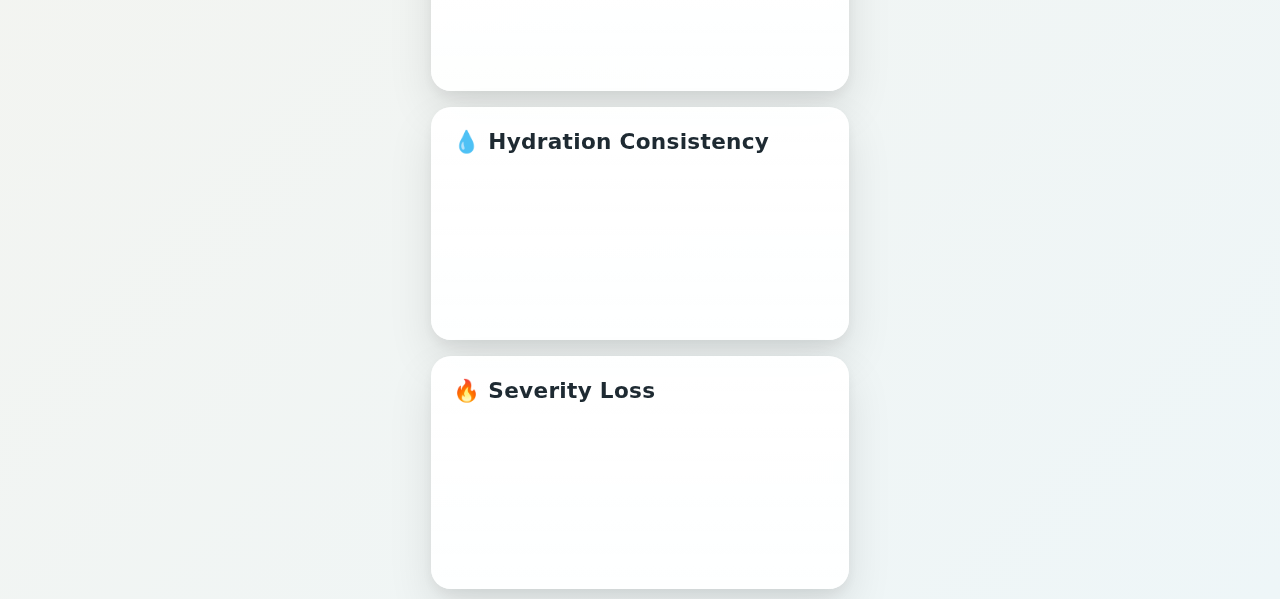
<file: stats.html>
<!DOCTYPE html>
<html lang="en">
<head>
  <meta charset="UTF-8">
  <title>Discipline & Hydration Stats</title>
  <meta name="viewport" content="width=device-width, initial-scale=1.0">

  <link rel="stylesheet" href="style.css">
  <script src="https://cdn.jsdelivr.net/npm/chart.js"></script>
  <script src="app.js"></script>
</head>
<body>

<header style="display:flex; flex-direction:column; gap:10px;">
  <div style="display:flex; justify-content:space-between; align-items:center;">
<h1>Stats Dashboard</h1>
<div id="summary"></div>  <!-- NEW: for overall summary text -->    <button onclick="goHome()">⬅ Home</button>
  </div>
  <div style="margin: 12px 0;">
  <button onclick="window.location.href='event-stats.html'" style="padding:10px 20px; font-size:16px; background:#4caf50; color:white; border:none; border-radius:6px; cursor:pointer;">
    Detailed Event Performance
  </button>
</div>

  <div>
    <button onclick="setRange('day')">Today</button>
    <button onclick="setRange('week')">This Week</button>
    <button onclick="setRange('month')">This Month</button>
  </div>
</header>


<main style="
  padding:10px;
  display:flex;
  flex-direction:column;
  gap:16px;
  max-width:900px;
  margin:0 auto;
">

  <!-- DISCIPLINE -->
  <div class="card">
    <h2>📈 Discipline Trend</h2>
    <canvas id="lineChart"></canvas>
  </div>

  <div class="card">
    <h2>📊 Phase Performance</h2>
    <canvas id="barChart"></canvas>
  </div>

  <!-- TIME WASTE -->
  <div class="card">
    <h2>⏳ Time Waste (Minutes)</h2>
    <canvas id="wasteBar"></canvas>
  </div>

  <div class="card">
    <h2>⚖️ Productive vs Wasted Time</h2>
    <canvas id="wastePie"></canvas>
  </div>
  <div class="card">
  <h2>🕒 Start Delay (Minutes)</h2>
  <canvas id="delayBar"></canvas>
</div>

  <!-- HYDRATION -->
  <div class="card">
    <h2>💧 Hydration Trend</h2>
    <canvas id="hydrationLine"></canvas>
  </div>

  <div class="card">
    <h2>💧 Hydration Consistency</h2>
    <canvas id="hydrationBar"></canvas>
  </div>

  <div class="card">
    <h2>🔥 Severity Loss</h2>
    <canvas id="pieChart"></canvas>
  </div>
</main>

<footer>
  <button onclick="goHome()">⬅ Home</button>
</footer>

<script>
  function goHome() {
    window.location.href = "index.html";   // ←←← change this filename if needed
    // Alternative 1: window.history.back();          // goes to previous page in history
    // Alternative 2: window.location.replace("index.html");
}
function formatDateDMY(iso) {
  if (!iso) return "";
  const [y, m, d] = iso.split("-");
  return `${d}-${m}-${y}`;
}

function toMinutes(t) {
  if (!t || typeof t !== 'string') return 0;
  const [h, m] = t.split(":").map(Number);
  return (isNaN(h) ? 0 : h) * 60 + (isNaN(m) ? 0 : m);
}

function todayKey(d = new Date()) {
  return d.toISOString().split("T")[0];
}

function getTimetable() {
  return JSON.parse(localStorage.getItem("timetable")) || [];
}

function getLogs(daysBack) {
  const out = [];
  for (let i = 0; i < daysBack; i++) {
    const d = new Date();
    d.setDate(d.getDate() - i);
    const key = todayKey(d);
    const log = JSON.parse(localStorage.getItem(key));
    if (log) out.push({ date: key, log });
  }
  return out.reverse();
}

let range = "day";
let charts = [];

function setRange(r) {
  range = r;
  drawCharts();
}

function getCanvas(id) {
  const el = document.getElementById(id);
  if (!el) console.warn(`Canvas #${id} not found in DOM`);
  return el;
}

function nowMinutes() {
  const d = new Date();
  return d.getHours() * 60 + d.getMinutes();
}

function drawCharts() {
  let days = range === "day" ? 1 : range === "week" ? 7 : 30;
  const data = getLogs(days);
  const hasAnyLogs = data.some(d => d.log && d.log.length > 0);

  // Destroy old charts + clear canvas safely
// Destroy old charts + clear canvas safely
charts.forEach(c => { if (c && typeof c.destroy === 'function') c.destroy(); });
charts = [];
// Clear canvas drawings to prevent ghosting
document.querySelectorAll('canvas').forEach(c => {
  const ctx = c.getContext('2d');
  if (ctx) ctx.clearRect(0, 0, c.width, c.height);
});
// Clear canvas drawings to prevent ghosting
document.querySelectorAll('canvas').forEach(c => {
  const ctx = c.getContext('2d');
  if (ctx) ctx.clearRect(0, 0, c.width, c.height);
});

  const today = todayKey();
  const tt = getTimetable();

  data.forEach(d => {
  if (d.date === today) {
    d.log = simulateAutoMissForToday(tt, d.log, nowMinutes());  // Proactively include misses for today
  }
});
  const now = new Date();

  // Auto-finalize pending events for today only
  data.forEach(d => {
    if (d.date !== today) return;
    let updated = false;
    d.log.forEach(entry => {
      if (entry.phase === "micro" || entry.phase === "hydration") return;
      if (entry.score !== null || !entry.started) return;

      const ev = tt.find(e => e.name === entry.name);
      if (!ev) return;

      if (nowMinutes() >= toMinutes(ev.end)) {
        const delay = Math.max(0, entry.startedAt - toMinutes(ev.start));
        let score = 0;
        if (delay <= 15) {
          score = entry.severity * 10 - delay;
          if (score < 0) score = 0;
        }
        entry.delay = delay;
        entry.score = score;
        updated = true;
      }
    });
    if (updated) {
      localStorage.setItem(today, JSON.stringify(d.log));
    }
  });

  // ──────────────────────────────────────────────
  // Discipline Trend (Line)
  // ──────────────────────────────────────────────
  const dLabels = data.map(d => formatDateDMY(d.date));
  const dPercents = data.map(d => {
    let max = 0, got = 0;
    d.log.forEach(e => {
      if (e.phase === "micro" || e.phase === "hydration") return;
      const score = e.score !== null ? e.score : (e.started ? e.severity * 10 : 0);
      max += e.severity * 10;
      got += score;
    });
    return max ? Math.round((got / max) * 100) : 0;
  });

  charts.push(new Chart(getCanvas("lineChart"), {
    type: "line",
    data: {
      labels: dLabels.length ? dLabels : ["No data"],
      datasets: [{
        label: "Discipline Score (%)",
        data: dPercents,
        borderColor: "#2196f3",
        backgroundColor: "rgba(33, 150, 243, 0.2)",
        fill: true,
        tension: 0.2
      }]
    },
    options: {
      responsive: true,
      scales: { y: { beginAtZero: true, max: 100 } }
    }
  }));

  // ──────────────────────────────────────────────
  // Phase Performance (Bar)
  // ──────────────────────────────────────────────
  const pSum = {1:0,2:0,3:0,4:0}, pMax = {1:0,2:0,3:0,4:0};
  data.forEach(d => d.log.forEach(e => {
    if (e.phase === "micro" || e.phase === "hydration") return;
    const score = e.score !== null ? e.score : (e.started ? e.severity * 10 : 0);
    pSum[e.phase] += score;
    pMax[e.phase] += e.severity * 10;
  }));

  charts.push(new Chart(getCanvas("barChart"), {
    type: "bar",
    data: {
      labels: ["Phase 1", "Phase 2", "Phase 3", "Phase 4"],
      datasets: [{
        label: "Average %",
        data: [1,2,3,4].map(p => pMax[p] ? Math.round(pSum[p] / pMax[p] * 100) : 0),
        backgroundColor: ["#4caf50", "#2196f3", "#ff9800", "#f44336"]
      }]
    },
    options: {
      responsive: true,
      scales: { y: { beginAtZero: true, max: 100 } }
    }
  }));

// ──────────────────────────────────────────────
// Time Waste (Bar) + Productive vs Wasted (Pie)
// ──────────────────────────────────────────────
let totalWaste = 0, totalScheduled = 0;
const wLabels = [], wData = [];

data.forEach(d => {
  let dayWaste = 0, dayScheduled = 0;
  
  if (tt.length > 0) {
dayScheduled = getTotalUniqueScheduledMinutes(tt);    
    let earnedMinutes = 0;
    d.log.forEach(entry => {
      if (entry.phase === "micro" || entry.phase === "hydration") return;
      const ev = tt.find(te => te.name === entry.name);
      if (!ev) return;
      
      const duration = toMinutes(ev.end) - toMinutes(ev.start);
      const maxScore = entry.severity * 10;
      const tempScore = entry.score !== null ? entry.score : (entry.started ? maxScore : 0);
      earnedMinutes += Math.round(duration * (tempScore / maxScore));
    });
    
    dayWaste = dayScheduled - earnedMinutes;
    if (dayWaste < 0) dayWaste = 0;
    
    // If no main discipline events were even started → full day wasted
    if (!d.log.some(e => e.phase !== "micro" && e.phase !== "hydration")) {
      dayWaste = dayScheduled;
    }
  }
  
  wLabels.push(formatDateDMY(d.date));
  wData.push(dayWaste);
  
  totalScheduled += dayScheduled;
  totalWaste += dayWaste;
});

const totalProductive = totalScheduled - totalWaste;
const hasMeaningfulWasteData = totalScheduled > 0;

if (!hasMeaningfulWasteData) {
  charts.push(new Chart(getCanvas("wastePie"), {
    type: "pie",
    data: { labels: ["No events"], datasets: [{ data: [1], backgroundColor: ["#9e9e9e"] }] },
    options: { responsive: true, plugins: { title: { display: true, text: "No Data" } } }
  }));
  
  charts.push(new Chart(getCanvas("wasteBar"), {
    type: "bar",
    data: { labels: ["No Data"], datasets: [{ label: "Minutes Wasted", data: [0], backgroundColor: "#bdbdbd" }] },
    options: { responsive: true, scales: { y: { beginAtZero: true } } }
  }));
} else {
  charts.push(new Chart(getCanvas("wastePie"), {
    type: "pie",
    data: {
      labels: ["Productive Time", "Wasted Time"],
      datasets: [{ data: [totalProductive, totalWaste], backgroundColor: ["#66bb6a", "#ef5350"] }]
    },
    options: {
      responsive: true,
      plugins: { legend: { position: "bottom" } }
    }
  }));

  charts.push(new Chart(getCanvas("wasteBar"), {
    type: "bar",
    data: {
      labels: wLabels,
      datasets: [{ label: "Minutes Wasted", data: wData, backgroundColor: "rgba(239, 83, 80, 0.6)" }]
    },
    options: { responsive: true, scales: { y: { beginAtZero: true } } }
  }));
}
// ──────────────────────────────────────────────
// Start Delay (Minutes)
// ──────────────────────────────────────────────
const delayData = data.map(d => {
  let total = 0;
  let count = 0;
  d.log.forEach(e => {
    if (e.phase !== "micro" && e.phase !== "hydration" && 
        typeof e.delay === 'number' && e.delay >= 0 && e.delay !== 999) {
      total += e.delay;
      count++;
    }
  });
  return count > 0 ? Math.round(total / count) : 0;
});

charts.push(new Chart(getCanvas("delayBar"), {
  type: "bar",
  data: {
    labels: dLabels.length ? dLabels : ["No data"],
    datasets: [{
      label: "Avg Start Delay (min)",
      data: delayData,
      backgroundColor: "rgba(255, 159, 64, 0.7)"
    }]
  },
  options: {
    responsive: true,
    scales: { y: { beginAtZero: true } }
  }
}));
  // ──────────────────────────────────────────────
  // Severity Loss (Pie) – improved no-data
  // ──────────────────────────────────────────────
  const loss = {1:0, 2:0, 3:0};
  const maxLoss = {1:0, 2:0, 3:0};
  let hasSeverityData = false;

  data.forEach(d => d.log.forEach(e => {
    if (e.phase === "micro" || e.phase === "hydration") return;
    if (e.score == null || e.delay === 999) return;
    const m = e.severity * 10;
    loss[e.severity] += m - e.score;
    maxLoss[e.severity] += m;
    hasSeverityData = true;
  }));

  if (!hasSeverityData || Object.values(maxLoss).every(v => v === 0)) {
    charts.push(new Chart(getCanvas("pieChart"), {
      type: "pie",
      data: {
        labels: ["No completed events"],
        datasets: [{ data: [1], backgroundColor: ["#9e9e9e"] }]
      },
      options: {
        responsive: true,
        plugins: {
          legend: { position: "bottom" },
          title: { display: true, text: "Severity Loss\n(No Data Yet)", font: { size: 16 } }
        }
      }
    }));
  } else {
    const lossPct = {
      1: maxLoss[1] ? Math.round(loss[1] / maxLoss[1] * 100) : 0,
      2: maxLoss[2] ? Math.round(loss[2] / maxLoss[2] * 100) : 0,
      3: maxLoss[3] ? Math.round(loss[3] / maxLoss[3] * 100) : 0,
    };

    charts.push(new Chart(getCanvas("pieChart"), {
      type: "pie",
      data: {
        labels: ["Severity 1", "Severity 2", "Severity 3"],
        datasets: [{
          data: [lossPct[1], lossPct[2], lossPct[3]],
          backgroundColor: ["#81c784", "#ffb74d", "#e57373"]
        }]
      },
      options: {
        responsive: true,
        plugins: { legend: { position: "bottom" } }
      }
    }));
  }

  // ──────────────────────────────────────────────
  // Hydration Trend (Line) + Consistency (Bar)
  // ──────────────────────────────────────────────
  const hLabels = data.map(d => formatDateDMY(d.date));
  const hPercents = data.map(d => {
    const drinks = d.log.filter(e => e.name === "Drink Water");
    const done = drinks.filter(e => e.score > 0).length;
    return drinks.length ? Math.round((done / drinks.length) * 100) : 0;
  });
  const hDone = data.map(d => {
    return d.log.filter(e => e.name === "Drink Water" && e.score > 0).length;
  });

  charts.push(new Chart(getCanvas("hydrationLine"), {
    type: "line",
    data: {
      labels: hLabels.length ? hLabels : ["No data"],
      datasets: [{
        label: "Hydration %",
        data: hPercents,
        borderColor: "#2196f3",
        backgroundColor: "rgba(33, 150, 243, 0.2)",
        fill: true
      }]
    },
    options: {
      responsive: true,
      scales: { y: { beginAtZero: true, max: 100 } }
    }
  }));

  charts.push(new Chart(getCanvas("hydrationBar"), {
    type: "bar",
    data: {
      labels: hLabels.length ? hLabels : ["No data"],
      datasets: [{
        label: "Drink Water Completed",
        data: hDone,
        backgroundColor: "#42a5f5"
      }]
    },
    options: {
      responsive: true,
      scales: { y: { beginAtZero: true } }
    }
  }));
}
function simulateAutoMissForToday(tt, log, nowMin) {
  const updatedLog = [...log];  // Copy to avoid mutating original
  tt.forEach(ev => {
    const entry = updatedLog.find(e => e.name === ev.name);
    if (!entry && nowMin >= toMinutes(ev.end)) {
      // Temp add missed for calc (don't save to storage)
      updatedLog.push({
        name: ev.name,
        phase: ev.phase,
        severity: ev.severity,
        delay: 999,
        score: 0,
        autoMissed: true
      });
    }
  });
  return updatedLog;
}
// Initial draw
drawCharts();
function masterReset() {
  if (!confirm("This will DELETE ALL DATA permanently:\n- Timetable\n- All daily logs & scores\n- Hydration reminders\n- Admin PIN\n\nThe app will become brand new again.\n\nAre you sure?")) {
    return;
  }

  // Clear everything related to the app
  localStorage.clear();  // Easiest and safest way — removes ALL localStorage keys

  alert("All data has been deleted. The app is now reset.\nYou'll need to set a new PIN when accessing Admin again.");

  // Reload the page to show fresh state
  location.reload();
}
</script>
</body>
</html>
</file>
<file: style.css>
/* ================= GLOBAL ================= */

* {
  box-sizing: border-box;
  font-family: "Segoe UI", system-ui, -apple-system, sans-serif;
}

body {
  margin: 0;
  min-height: 100vh;
  background: linear-gradient(135deg, #f7f3eb, #eef6f8);
  color: #2b2b2b;
  display: flex;
  flex-direction: column;
}

/* ================= HEADER ================= */

header {
  padding: 18px 12px 10px;
  text-align: center;
}

header h1 {
  margin: 0;
  font-size: 1.7rem;
  font-weight: 600;
  letter-spacing: 0.2px;
}

header div {
  margin-top: 6px;
  font-size: 0.9rem;
  color: #5f6b73;
}

/* ================= MAIN ================= */

main {
  flex: 1;
  padding: 18px 14px 90px;
  display: flex;
  flex-direction: column;
  align-items: center;
  gap: 18px;
}

/* ================= CARD ================= */

/* ================= CARD (ELEGANT) ================= */

.card {
  width: 100%;
  max-width: 420px;
  padding: 22px 22px 20px;
  border-radius: 20px;

  background: linear-gradient(
    180deg,
    rgba(255,255,255,0.96),
    rgba(255,255,255,0.92)
  );

  box-shadow:
    0 20px 45px rgba(0,0,0,0.10),
    0 6px 14px rgba(0,0,0,0.06);

  backdrop-filter: blur(6px);
  animation: cardEnter 0.35s ease;
}

@keyframes cardEnter {
  from {
    opacity: 0;
    transform: translateY(10px) scale(0.98);
  }
  to {
    opacity: 1;
    transform: translateY(0) scale(1);
  }
}

/* ================= CARD TYPOGRAPHY ================= */

.card h2 {
  margin: 0 0 12px;
  font-size: 1.35rem;
  font-weight: 600;
  color: #1e2a32;
  letter-spacing: 0.3px;
}

.card p {
  margin: 6px 0;
  font-size: 0.92rem;
  color: #4a4a4a;
  line-height: 1.4;
}

/* Subtle divider */
.card p + p {
  margin-top: 8px;
}

/* ================= STATUS (Started / Pending) ================= */

.status-started {
  margin-top: 14px;
  padding: 10px 14px;
  border-radius: 14px;

  display: flex;
  align-items: center;
  gap: 10px;

  background: linear-gradient(
    135deg,
    rgba(46,204,113,0.15),
    rgba(46,204,113,0.08)
  );

  color: #1f7a55;
  font-weight: 600;
  font-size: 0.9rem;
}

.status-started::before {
  content: "";
  width: 12px;
  height: 12px;
  border-radius: 50%;
  background: #2ecc71;
  box-shadow: 0 0 0 4px rgba(46,204,113,0.18);
}

.status-pending {
  margin-top: 14px;
  padding: 10px 14px;
  border-radius: 14px;

  background: linear-gradient(
    135deg,
    rgba(255,193,7,0.18),
    rgba(255,193,7,0.10)
  );

  color: #9a6700;
  font-weight: 600;
  font-size: 0.9rem;
}

/* ================= PRIMARY BUTTON (INSIDE CARD) ================= */

.start-btn {
  width: 100%;
  margin-top: 18px;
  padding: 12px 16px;
  border-radius: 16px;

  background: linear-gradient(135deg, #4f9ecb, #2c7aa1);
  color: #ffffff;
  font-size: 0.95rem;
  font-weight: 600;
  letter-spacing: 0.3px;

  box-shadow:
    0 12px 28px rgba(44,122,161,0.35),
    inset 0 1px 0 rgba(255,255,255,0.25);

  transition: transform 0.15s ease, box-shadow 0.15s ease;
}

.start-btn:hover {
  transform: translateY(-1px);
  box-shadow:
    0 16px 36px rgba(44,122,161,0.45),
    inset 0 1px 0 rgba(255,255,255,0.25);
}

.start-btn:active {
  transform: scale(0.98);
}

/* ================= STATUS TEXT ================= */

.status-started {
  display: flex;
  align-items: center;
  gap: 8px;
  margin-top: 10px;
  font-weight: 600;
  color: #1f7a55;
}

.status-started::before {
  content: "";
  width: 10px;
  height: 10px;
  border-radius: 50%;
  background: #2ecc71;
}

.status-pending {
  color: #9a6700;
  font-weight: 600;
}

/* ================= ADMIN EVENT ROW ================= */

.event-row {
  display: flex;
  flex-direction: column;
  gap: 10px;
}

.event-row label {
  font-size: 0.75rem;
  color: #666;
}

.event-row input,
.event-row select {
  width: 100%;
  padding: 9px 12px;
  border-radius: 10px;
  border: 1px solid #ddd;
  font-size: 0.9rem;
  background: #fafafa;
}

.event-row input:focus,
.event-row select:focus {
  outline: none;
  border-color: #8cbcd0;
  background: #fff;
}

/* ================= BUTTONS ================= */

button {
  border: none;
  border-radius: 14px;
  padding: 11px 16px;
  font-size: 0.95rem;
  cursor: pointer;
  background: #e9f1f5;
  color: #1f4f63;
  transition: transform 0.15s ease, box-shadow 0.15s ease, background 0.2s;
}

button:hover {
  background: #d7e8ef;
  box-shadow: 0 6px 14px rgba(0,0,0,0.08);
}

button:active {
  transform: scale(0.97);
}

/* PRIMARY ACTION (Start / Mark) */
.start-btn {
  width: 100%;
  margin-top: 14px;
  background: linear-gradient(135deg, #4f9ecb, #2c7aa1);
  color: #fff;
  font-weight: 600;
  box-shadow: 0 10px 24px rgba(44,122,161,0.35);
}

.start-btn:hover {
  background: linear-gradient(135deg, #3e8bb6, #236685);
}

/* Delete button */
.event-row button {
  background: #fbeaea;
  color: #a33;
}

.event-row button:hover {
  background: #f5cfcf;
}

/* ================= FOOTER ================= */

footer {
  position: fixed;
  bottom: 12px;
  left: 0;
  right: 0;
  padding: 10px 12px;
  display: flex;
  justify-content: center;
  gap: 12px;
  background: transparent;
}

footer button {
  min-width: 90px;
  background: #ffffff;
  box-shadow: 0 6px 16px rgba(0,0,0,0.10);
  font-weight: 600;
}

/* ================= CANVAS (CHARTS) ================= */

canvas {
  max-width: 100%;
  height: auto;
}

/* ================= MOBILE TWEAK ================= */

@media (max-width: 480px) {
  header h1 {
    font-size: 1.45rem;
  }

  .card {
    padding: 16px;
  }
}
/* ===== LIVE TIME DISPLAY ===== */

.live-time {
  font-size: 1.8rem;
  font-weight: 700;
  color: #1f4f63;
  margin: 6px 0 2px;
}

.live-date {
  font-size: 0.85rem;
  color: #777;
  margin-bottom: 10px;
}
.live-clock {
  text-align: center;
  font-size: 2rem;
  font-weight: 600;
  margin-top: 12px;
  margin-bottom: 6px;
  letter-spacing: 1px;
  color: #1f4f63;
}
.history-day-card:hover {
  background: #f0f8ff;
  border: 1px solid #2196f3;
  transform: scale(1.02);
  transition: all 0.2s;
}
/* ================= ADMIN PANEL UPGRADE ================= */

/* ================= ADMIN WHITE PROFESSIONAL ================= */

.admin-body {
  background: #ffffff;
}

.admin-body header h1 {
  font-weight: 700;
  letter-spacing: 0.5px;
  color: #1e2a32;
}

.admin-body header div {
  color: #6b7280;
  font-size: 0.9rem;
}

.admin-card {
  background: #ffffff;
  border-radius: 16px;
  padding: 30px;
  box-shadow: 0 25px 60px rgba(0, 0, 0, 0.12);
  border: 1px solid #e5e7eb;
}

.admin-card h2 {
  margin-bottom: 20px;
  font-weight: 600;
  color: #111827;
}

.admin-card input {
  width: 100%;
  padding: 12px 14px;
  border-radius: 10px;
  border: 1px solid #d1d5db;
  background: #f9fafb;
  font-size: 0.95rem;
  transition: 0.2s ease;
}

.admin-card input:focus {
  outline: none;
  background: #ffffff;
  border-color: #2563eb;
  box-shadow: 0 0 0 3px rgba(37, 99, 235, 0.15);
}

.admin-card button {
  width: 100%;
  margin-top: 14px;
  padding: 12px;
  border-radius: 10px;
  background: #111827;
  color: #ffffff;
  font-weight: 600;
  transition: 0.2s ease;
}

.admin-card button:hover {
  background: #0000;
  transform: translateY(-1px);
}

.system-status {
  text-align: center;
}

.system-version {
  font-size: 11px;
  opacity: 0.8;        /* slightly higher so red is visible */
  letter-spacing: 1px;
  margin-top: 2px;
color: #e10600;
}
</file>
